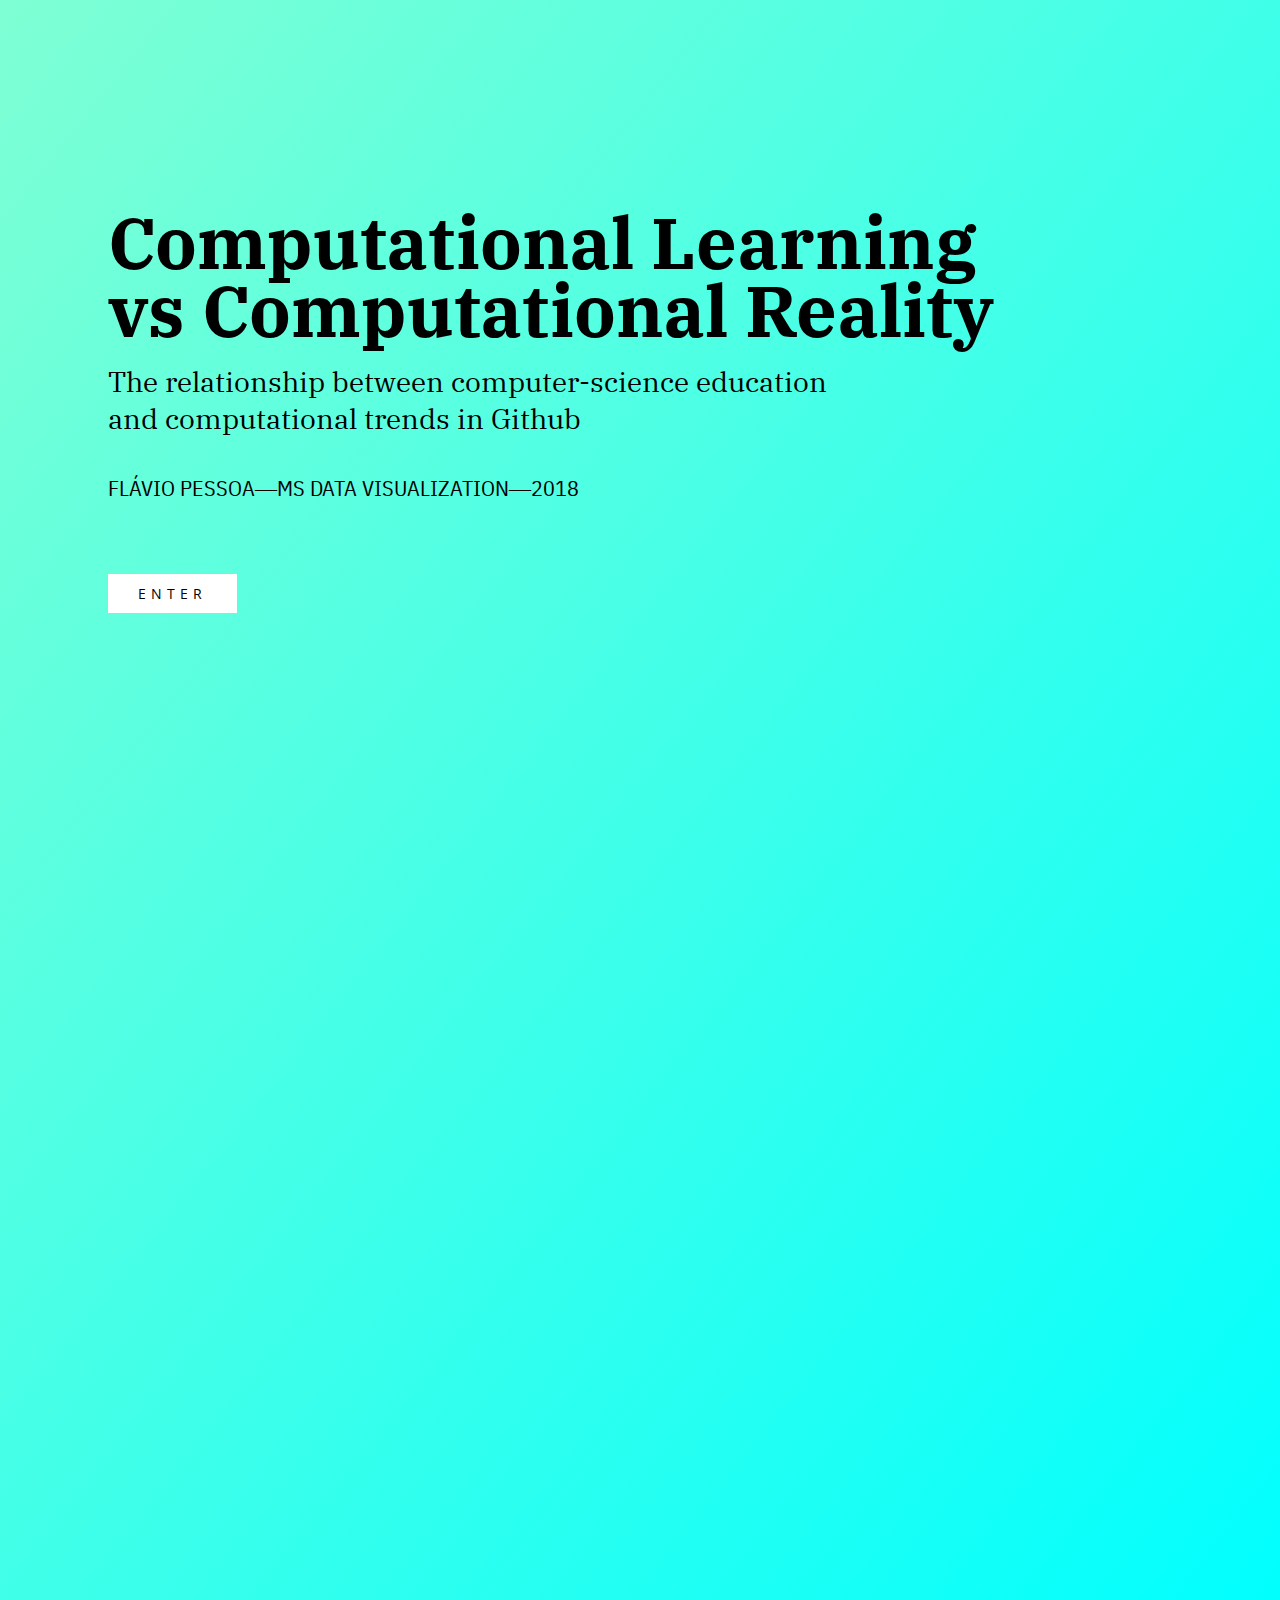
<file: thesis/index.html>
<!DOCTYPE html>
<html>
<title>Computational Learning vs Computational Reality</title>
        
<link href="https://fonts.googleapis.com/css?family=Open+Sans:400,700|IBM+Plex+Sans+Condensed:400,400i,700,700i|IBM+Plex+Serif:200,200i,400,400i,700,700i" rel="stylesheet">
	
	<style>
        body {
        background: linear-gradient(to bottom right, aquamarine, aqua);
	}
		
	.margin {
	padding: 200px 0px 1000px 100px;
	}
		
        h1 {
	font-family: 'IBM Plex Serif';
	font-weight: 700;
	line-height: 95%;
	padding: 0;
	margin: 0;
	color: black;
	font-size: 72px;
        }
	
	h2 {
	font-family: 'IBM Plex Serif';
	font-weight: 400;
	padding: 0;
	margin: 0;
	color: black;
	font-size: 28px;
        }
		
	h3 {
	font-family: 'IBM Plex Sans Condensed';
	font-weight: 400;
	padding: 0;
	margin: 0;
	color: black;
	text-transform: uppercase;
	font-size: 22px;
        }
		
	.link-style {
	     font-family: 'Open Sans';
	     font-weight: 400;
	     color: black;
	     text-transform: uppercase;
	     font-size: 14px;
	     letter-spacing: 5px;
	     }

	    a:link, a:visited {
	    background-color: white;
	    color: black;
	    padding: 10px 30px;
	    text-align: center; 
	    text-decoration: none;
	    text-transform: uppercase;
	    display: inline-block;
	    }

	    a:hover, a:active {
	    background-color: lightgray;
	    }

	</style>
	
	<body>
	<div class="margin">
	<h1> Computational Learning <br> vs Computational Reality </h1> <br>
	<h2> The relationship between computer-science education <br> and computational trends in Github </h2>
	<br>
	<br>
	<h3> Flávio Pessoa&#8213;MS Data Visualization&#8213;2018 </h3>
	<br>
	<br>
	<br>
	<br>
	<div class='link-style'> <a href="dataviz1.html">Enter</a> </div>
	</div>
	</body>
</html>
</file>
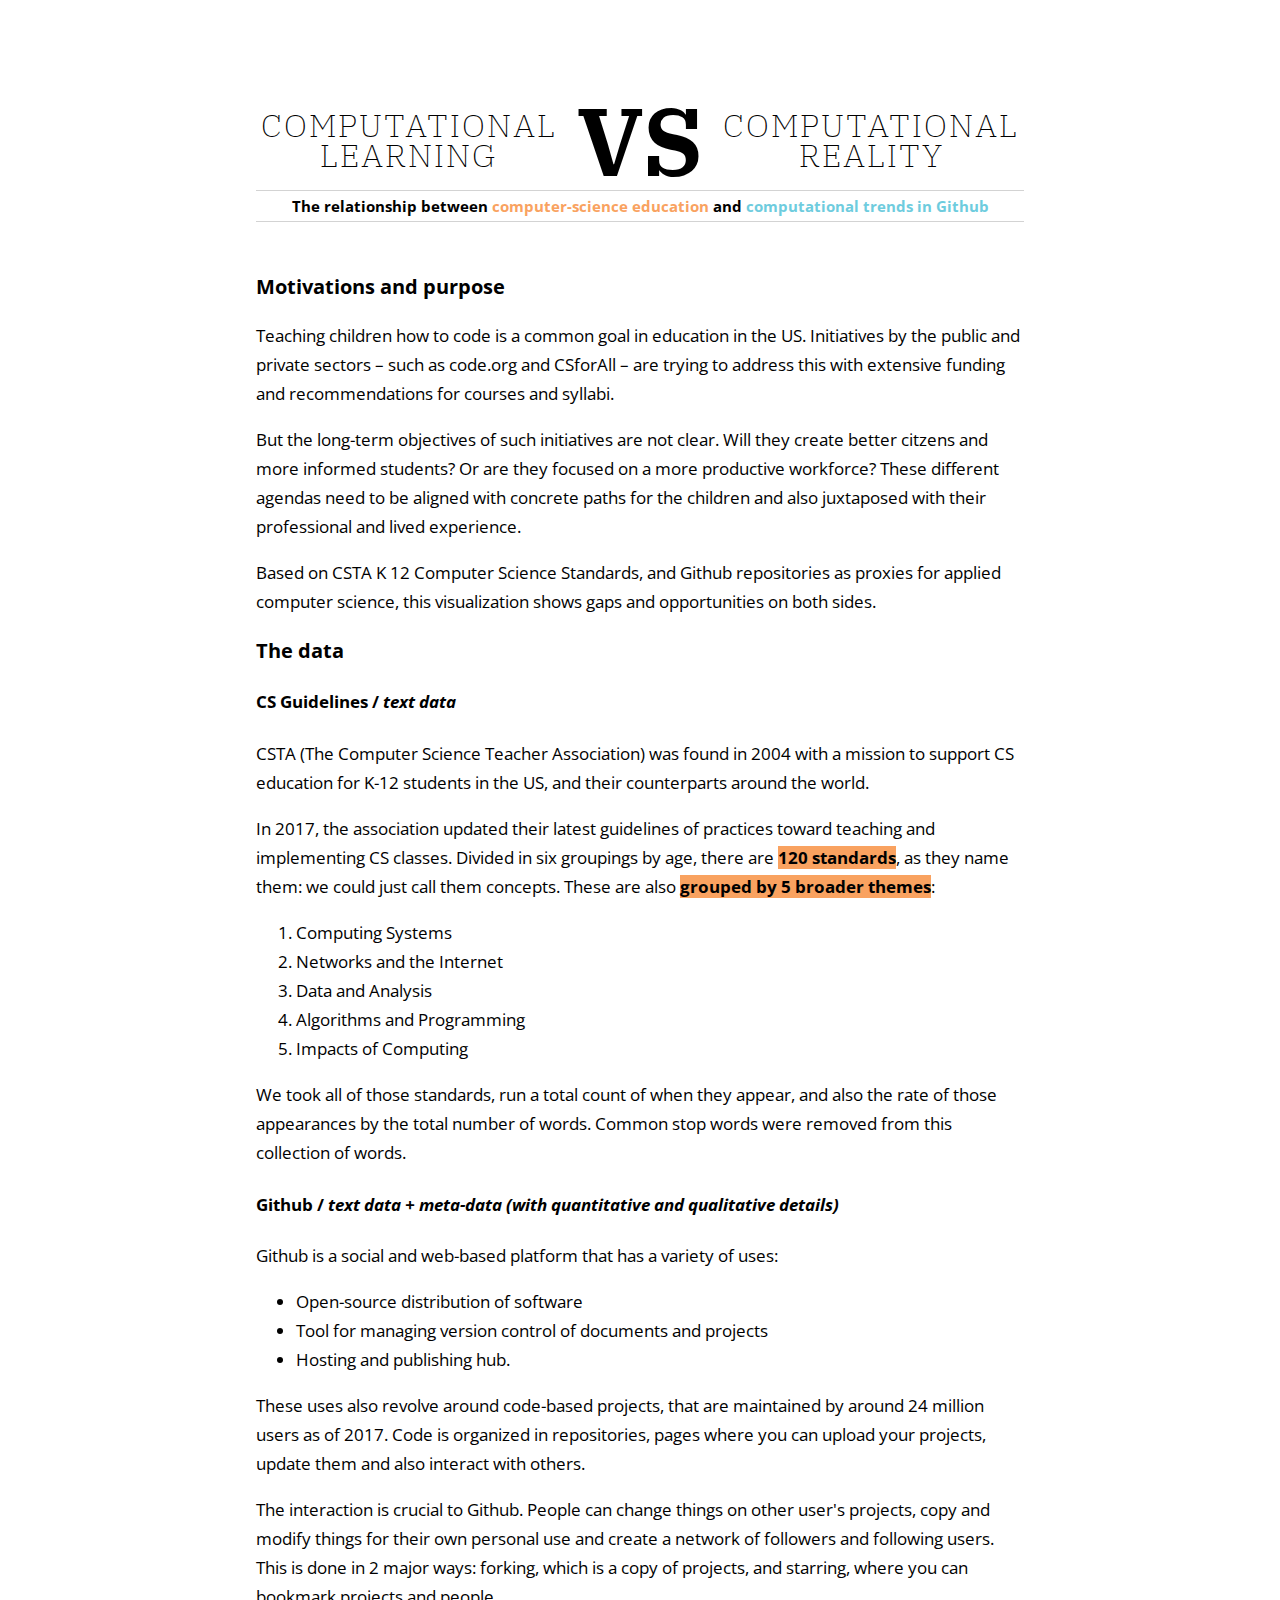
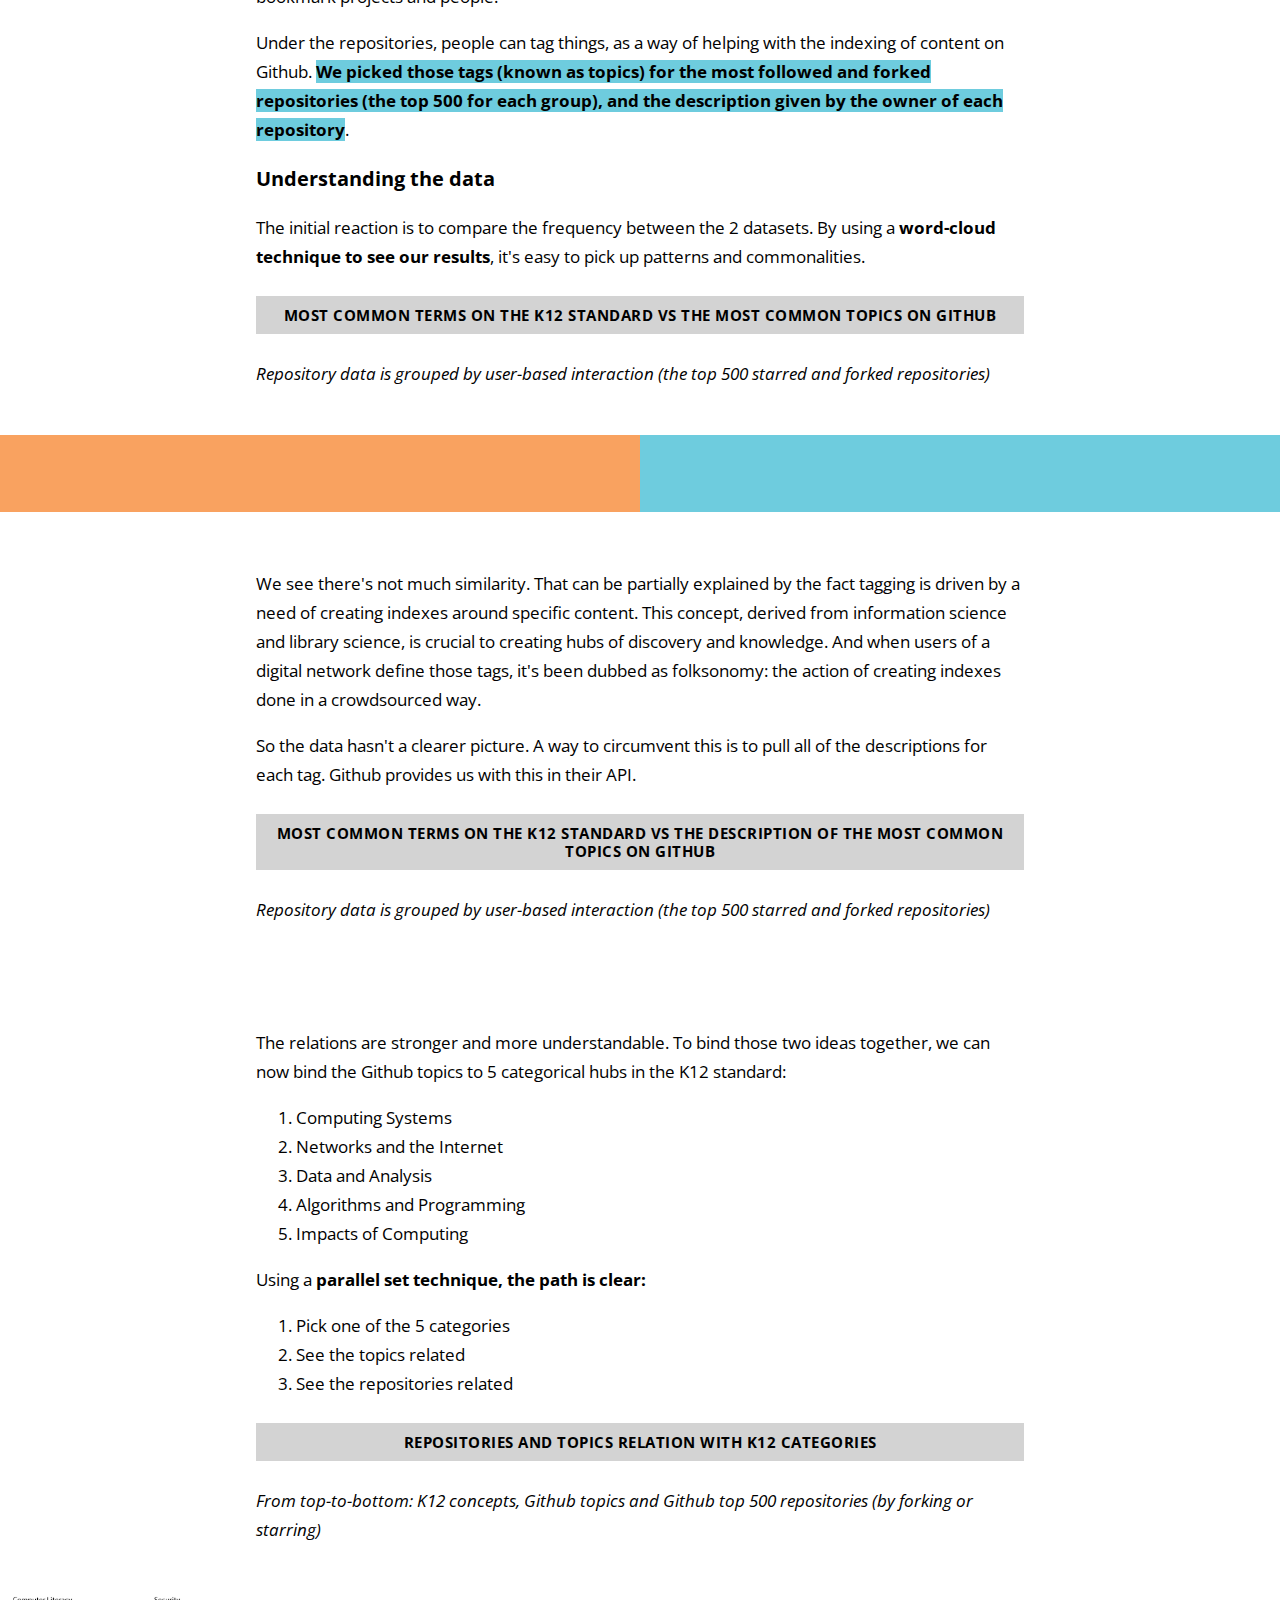
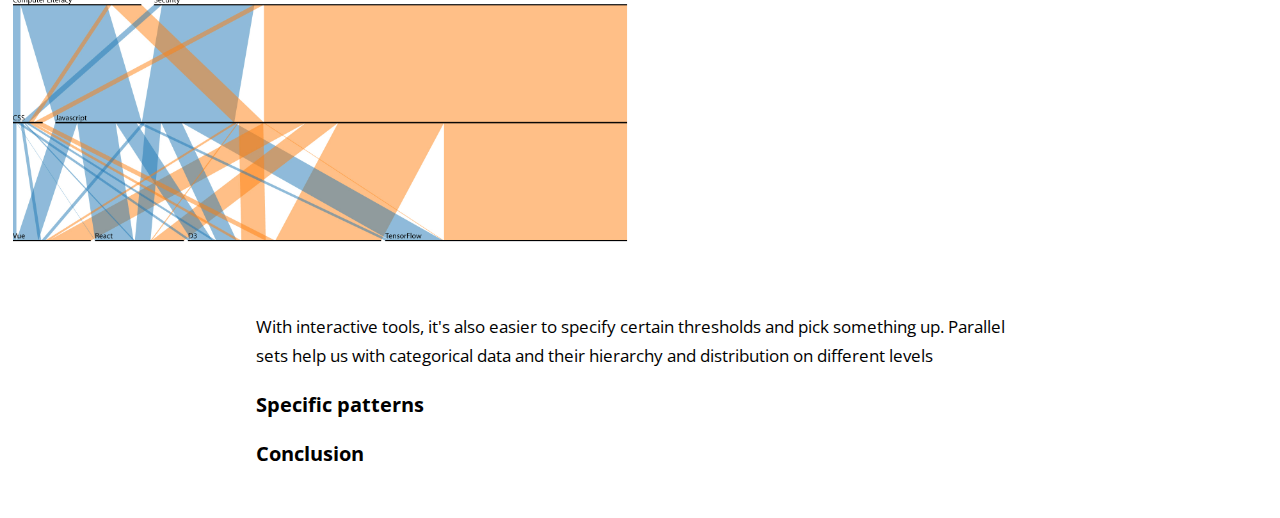
<file: 03_project/01_final/index.html>
<!DOCTYPE html>
<html>
  <head>
    <script src="https://code.jquery.com/jquery-3.3.1.min.js" integrity="sha256-FgpCb/KJQlLNfOu91ta32o/NMZxltwRo8QtmkMRdAu8=" crossorigin="anonymous"></script>
    <script src="https://d3js.org/d3.v4.min.js"></script>
    <title>Computational Learning vs Computational Reality</title>
    <link href="https://fonts.googleapis.com/css?family=Open+Sans" rel="stylesheet">
    <link href="https://fonts.googleapis.com/css?family=IBM+Plex+Sans+Condensed:400,400i,700,700i|IBM+Plex+Serif:200,200i,400,400i,700,700i" rel="stylesheet">
    <link rel="stylesheet" href="assets/style.css">

    </head>

    <body>
       
        <div id='main-content'>
            <div class='intro_context'>
                <div class='hed'>
                    <div class='hedparts'>Computational<br>Learning</div>
                    <div id='vs'>VS</div>
                    <div class='hedparts'>Computational<br>Reality</div>
                </div>
                <div class='bigtitleopener'>
                    The relationship between <span style='color:rgb(249, 162, 96)'>computer-science education</span> and <span style='color:rgb(110, 204, 222)'>computational trends in Github</span>
                </div>
                <div class='textual'>
                    <h3>Motivations and purpose</h3>
                    <p>Teaching children how to code is a common goal in education in the US. Initiatives by the public and private sectors – such as code.org and CSforAll – are trying to address this with extensive funding and recommendations for courses and syllabi.</p>
                    <p>But the long-term objectives of such initiatives are not clear. Will they create better citzens and more informed students? Or are they focused on a more productive workforce? These different agendas need to be aligned with concrete paths for the children and also juxtaposed with their professional and lived experience.</p>
                    <p>Based on CSTA K 12 Computer Science Standards, and Github repositories as proxies for applied computer science, this visualization shows gaps and opportunities on both sides.</p>
                    <h3 id="toc_0">The data</h3>

                    <h4 id="toc_1">CS Guidelines / <em>text data</em></h4>
                    
                    <p>CSTA (The Computer Science Teacher Association) was found in 2004 with a mission to support CS education for K-12 students in the US, and their counterparts around the world. </p>
                    
                    <p>In 2017, the association updated their latest guidelines of practices toward teaching and implementing CS classes. Divided in six groupings by age, there are <strong class='strong1'>120 standards</strong>, as they name them: we could just call them concepts. These are also <strong class='strong1'>grouped by 5 broader themes</strong>:</p>
                    
                    <ol>
                    <li>Computing Systems</li>
                    <li>Networks and the Internet</li>
                    <li>Data and Analysis</li>
                    <li>Algorithms and Programming</li>
                    <li>Impacts of Computing</li>
                    </ol>
                    
                    <p>We took all of those standards, run a total count of when they appear, and also the rate of those appearances by the total number of words. Common stop words were removed from this collection of words.</p>
                    
                    <h4 id="toc_2">Github / <em>text data + meta-data (with quantitative and qualitative details)</em></h4>
                    
                    <p>Github is a social and web-based platform that has a variety of uses:</p>
                    
                    <ul>
                    <li>Open-source distribution of software</li>
                    <li>Tool for managing version control of documents and projects</li>
                    <li>Hosting and publishing hub. </li>
                    </ul>
                    
                    <p>These uses also revolve around code-based projects, that are maintained by around 24 million users as of 2017. Code is organized in repositories, pages where you can upload your projects, update them and also interact with others.</p>
                    
                    <p>The interaction is crucial to Github. People can change things on other user&#39;s projects, copy and modify things for their own personal use and create a network of followers and following users. This is done in 2 major ways: forking, which is a copy of projects, and starring, where you can bookmark projects and people.</p>
                    
                    <p>Under the repositories, people can tag things, as a way of helping with the indexing of content on Github. <strong class='strong2'>We picked those tags (known as topics) for the most followed and forked repositories (the top 500 for each group), and the description given by the owner of each repository</strong>. </p>
                    
                    <h3 id="toc_3">Understanding the data</h3>
                    
                    <p>The initial reaction is to compare the frequency between the 2 datasets.  By using a <strong>word-cloud technique to see our results</strong>, it&#39;s easy to pick up patterns and commonalities.</p>
                    
                    <h5 id="toc_4">Most common terms on the K12 Standard vs the most common topics on Github</h5>
                    
<p><em>Repository data is grouped by user-based interaction (the top 500  starred and forked repositories)</em></p>

                </div>
            </div>
            <div class='vizcontainer'>
                <div id='viz1'></div>
                <div id='viz2'></div>
            </div>
            <div class='intro_context'>
                <p>We see there&#39;s not much similarity. That can be partially explained by the fact tagging is driven by a need of creating indexes around specific content. This concept, derived from information science and library science, is crucial to creating hubs of discovery and knowledge. And when users of a digital network define those tags, it&#39;s been dubbed as folksonomy: the action of creating indexes done in a crowdsourced way.</p>
                <p>So the data hasn&#39;t a clearer picture. A way to circumvent this is to pull all of the descriptions for each tag. Github provides us with this in their API.</p>
                <h5 id="toc_0">Most common terms on the K12 Standard vs the description of the most common topics on Github</h5>
                <p><em>Repository data is grouped by user-based interaction (the top 500  starred and forked repositories)</em></p>
            </div>
            <div class='vizcontainer'>
                <div id='viz3'></div>
                <div id='viz4'></div>
            </div>
            <div class='intro_context'>
                <p>The relations are stronger and more understandable. To bind those two ideas together, we can now bind the Github topics to 5 categorical hubs in the K12 standard:</p>
                <ol>
                <li>Computing Systems</li>
                <li>Networks and the Internet</li>
                <li>Data and Analysis</li>
                <li>Algorithms and Programming</li>
                <li>Impacts of Computing</li>
                </ol>
                <p>Using a <strong>parallel set technique, the path is clear:</strong> </p>
                <ol>
                <li>Pick one of the 5 categories</li>
                <li>See the topics related</li>
                <li>See the repositories related</li>
                </ol>
                <h5 id="toc_1">Repositories and topics relation with K12 categories</h5>
                <p><em>From top-to-bottom: K12 concepts, Github topics and Github top 500 repositories (by forking or starring)</em></p>
            </div>
            <div class='vizcontainer'>
                <div id='viz5'>
                    <img class='img' src='assets/parallel_sets.jpg'>
                </div>
            </div>
            <div class='intro_context'>
                <p>With interactive tools, it&#39;s also easier to specify certain thresholds and pick something up. Parallel sets help us with categorical data and their hierarchy and distribution on different levels</p>
                <h3 id="toc_2">Specific patterns</h3>
                <h3 id="toc_3">Conclusion</h3>
            </div>
        </div>
        
        <script src="assets/sketch1.js"></script>

    </body>
</html>
</file>
<file: 03_project/01_final/assets/style.css>
* {
        box-sizing: border-box;
    }
    body {
        font-family: 'Open Sans';
        padding: 0px;
        margin: 0px;
    }
    #main-content {
        width: 100%;
        /*background-color: yellow;*/
        /*margin: auto;*/
        top: 0px;
        bottom: 0px;
        left: 0px;
        right: 0px;
        font-size: 17px;
        line-height: 29px;
        text-align: left;
        display: flex;
        flex-direction: column;
        justify-content: flex-start;
        align-content: center;
        align-items: center;
    }
    .vizcontainer {
        display: flex;
        flex-direction: row;
        align-self: stretch;
        justify-content: center;
    }
    #viz1{
        background-color: rgb(249, 162, 96);
        /*align-items: flex-end;*/
    }
    #viz2{
        background-color: rgb(110, 204, 222);
        /*align-items: flex-start;*/
    }
    #viz1,#viz2 {
        display: flex; 
        width: 50%;
        height: auto;
        overflow: auto;
        box-sizing: border-box;
        padding: 3%;
        flex-direction: row;
        justify-content: center;
        flex-wrap: wrap-reverse;
        align-content: flex-start;
        /*justify-content: flex-start;*/
    }
    .bigtitleopener{
        font-family: 'Open Sans';
        text-align: center;
        font-size: 15px;
        line-height: 20px;
        font-weight: bold;
        color: black;
        padding-top: 5px;
        padding-bottom: 5px;
        margin-bottom: 50px;
        border-top: 1px solid lightgrey;
        border-bottom: 1px solid lightgrey;
    }
    .intro_context {
        width: 60%;
        padding-top: 40px;
        padding-bottom: 30px;
    }
    .words {
        /*display: block;*/
        /*margin: 10px;*/
        color: white;
        opacity: 0.4;
        /*background-color: #f94107;*/
        font-family: 'IBM Plex Sans Condensed';
        text-transform: Uppercase;
        font-weight: 700;
    }
    .littlenumber {
        display: grid;
        padding: 1px;
        color: white;
        background-color: black;
        font-family: 'Courier';
        height: 12px;
    }
    .hed{
        display: flex;
        flex-direction: row;
        justify-content: center;
        align-content: center;
        align-items: center;
        margin-top: 50px;
    }
    .hedparts{
        padding: 10px;
        font-family: 'IBM Plex Serif';
        text-align: center;
        font-size: 32px;
        line-height: 30px;
        font-weight: 200;
        text-transform: uppercase;
        letter-spacing: 2px;
        color: black
    }
    #vs{
        padding: 10px;
        font-family: 'IBM Plex Serif';
        text-align: center;
        font-size: 96px;
        line-height: 80px;
        font-weight: 700;
        text-transform: uppercase;
        color: black
    }
    .strong1{
      background-color: rgb(249, 162, 96);  
    }
    .strong2{
      background-color: rgb(110, 204, 222);  
    }
    h5{
        font-size: 15px;
        line-height: 18px;
        text-align: center;
        color: black;
        padding: 10px;
        background-color: lightgrey;
        text-transform: uppercase;
        letter-spacing: 0.5px;
    }
    .img{
        max-width: 50%
    }
</file>
